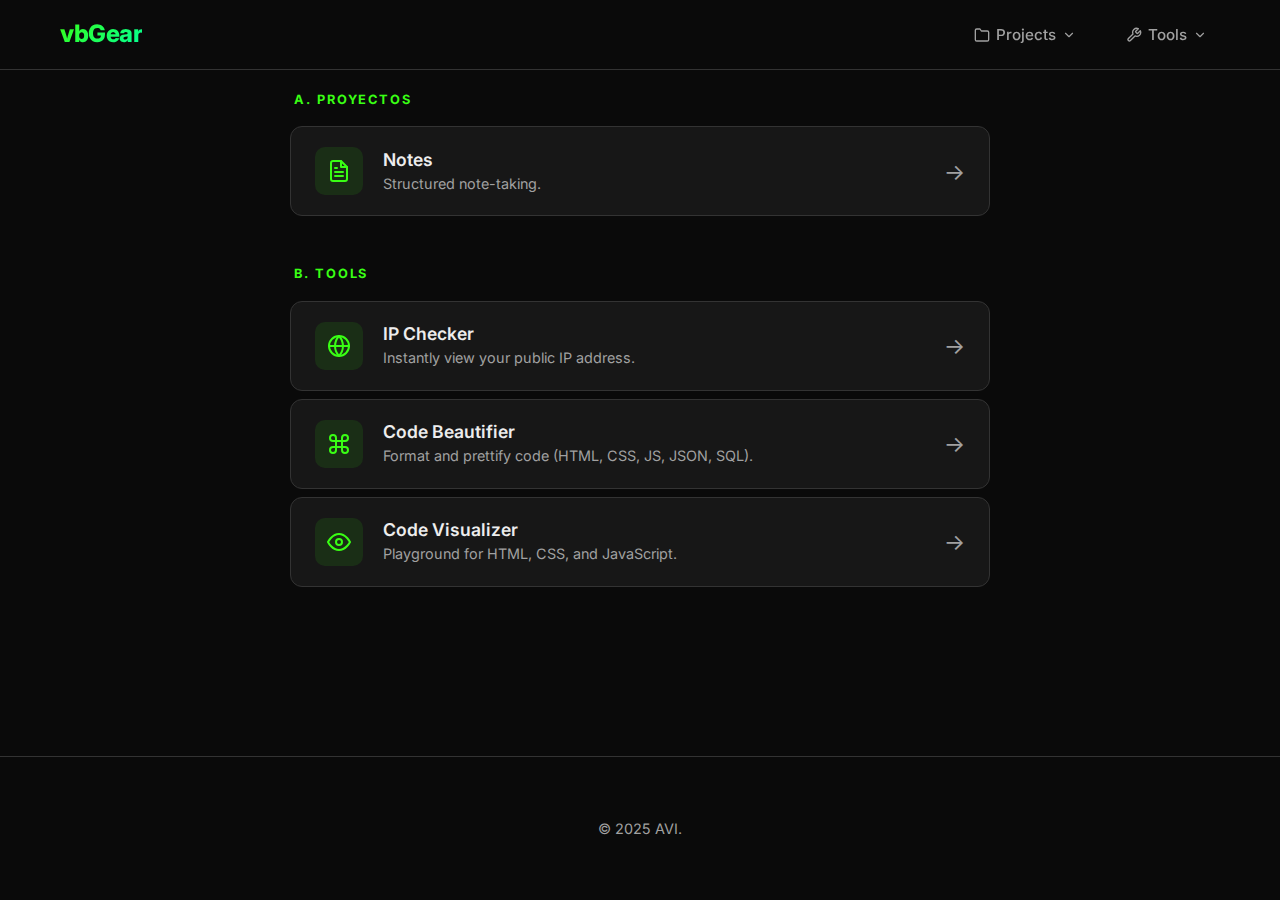
<file: index.html>
<!DOCTYPE html>
<html lang="en">

<head>
    <meta charset="UTF-8">
    <meta name="viewport" content="width=device-width, initial-scale=1.0">
    <title>Developer Toolbox</title>
    <link rel="stylesheet" href="style.css">
    <link rel="preconnect" href="https://fonts.googleapis.com">
    <link rel="preconnect" href="https://fonts.gstatic.com" crossorigin>
    <link href="https://fonts.googleapis.com/css2?family=Inter:wght@400;500;600;700;800&display=swap" rel="stylesheet">
</head>

<body>
    <script src="navbar.js"></script>

    <main class="container">
        <div class="home-sections">
            <!-- Sección A: Proyectos -->
            <section class="home-section">
                <div class="section-label">A. Proyectos</div>
                <ul class="tools-list">
                    <li>
                        <a href="notes.html" class="tool-list-item">
                            <div class="tool-list-icon">
                                <svg xmlns="http://www.w3.org/2000/svg" width="24" height="24" viewBox="0 0 24 24" fill="none"
                                    stroke="currentColor" stroke-width="2" stroke-linecap="round" stroke-linejoin="round">
                                    <path d="M14 2H6a2 2 0 0 0-2 2v16a2 2 0 0 0 2 2h12a2 2 0 0 0 2-2V8z"></path>
                                    <polyline points="14 2 14 8 20 8"></polyline>
                                    <line x1="16" y1="13" x2="8" y2="13"></line>
                                    <line x1="16" y1="17" x2="8" y2="17"></line>
                                    <polyline points="10 9 9 9 8 9"></polyline>
                                </svg>
                            </div>
                            <div class="tool-list-info">
                                <h3>Notes</h3>
                                <p>Structured note-taking.</p>
                            </div>
                            <span class="tool-list-arrow">&rarr;</span>
                        </a>
                    </li>
                </ul>
            </section>

            <!-- Sección B: Tools -->
            <section class="home-section">
                <div class="section-label">B. Tools</div>
                <ul class="tools-list">
                    <li>
                        <a href="ip.html" class="tool-list-item">
                            <div class="tool-list-icon">
                                <svg xmlns="http://www.w3.org/2000/svg" width="24" height="24" viewBox="0 0 24 24" fill="none"
                                    stroke="currentColor" stroke-width="2" stroke-linecap="round" stroke-linejoin="round">
                                    <circle cx="12" cy="12" r="10"></circle>
                                    <line x1="2" y1="12" x2="22" y2="12"></line>
                                    <path d="M12 2a15.3 15.3 0 0 1 4 10 15.3 15.3 0 0 1-4 10 15.3 15.3 0 0 1-4-10 15.3 15.3 0 0 1 4-10z"></path>
                                </svg>
                            </div>
                            <div class="tool-list-info">
                                <h3>IP Checker</h3>
                                <p>Instantly view your public IP address.</p>
                            </div>
                            <span class="tool-list-arrow">&rarr;</span>
                        </a>
                    </li>
                    <li>
                        <a href="beautifier.html" class="tool-list-item">
                            <div class="tool-list-icon">
                                <svg xmlns="http://www.w3.org/2000/svg" width="24" height="24" viewBox="0 0 24 24" fill="none"
                                    stroke="currentColor" stroke-width="2" stroke-linecap="round" stroke-linejoin="round">
                                    <path d="M18 3a3 3 0 0 0-3 3v12a3 3 0 0 0 3 3 3 3 0 0 0 3-3 3 3 0 0 0-3-3H6a3 3 0 0 0-3 3 3 3 0 0 0 3 3 3 3 0 0 0 3-3V6a3 3 0 0 0-3-3 3 3 0 0 0-3 3 3 3 0 0 0 3 3h12a3 3 0 0 0 3-3 3 3 0 0 0-3-3z"></path>
                                </svg>
                            </div>
                            <div class="tool-list-info">
                                <h3>Code Beautifier</h3>
                                <p>Format and prettify code (HTML, CSS, JS, JSON, SQL).</p>
                            </div>
                            <span class="tool-list-arrow">&rarr;</span>
                        </a>
                    </li>
                    <li>
                        <a href="visualizer.html" class="tool-list-item">
                            <div class="tool-list-icon">
                                <svg xmlns="http://www.w3.org/2000/svg" width="24" height="24" viewBox="0 0 24 24" fill="none"
                                    stroke="currentColor" stroke-width="2" stroke-linecap="round" stroke-linejoin="round">
                                    <path d="M1 12s4-8 11-8 11 8 11 8-4 8-11 8-11-8-11-8z"></path>
                                    <circle cx="12" cy="12" r="3"></circle>
                                </svg>
                            </div>
                            <div class="tool-list-info">
                                <h3>Code Visualizer</h3>
                                <p>Playground for HTML, CSS, and JavaScript.</p>
                            </div>
                            <span class="tool-list-arrow">&rarr;</span>
                        </a>
                    </li>
                </ul>
            </section>
        </div>
    </main>

    <footer>
        <div class="container">
            <p>&copy; 2025 AVI.</p>
        </div>
    </footer>

    <script src="script.js"></script>
</body>

</html>
</file>
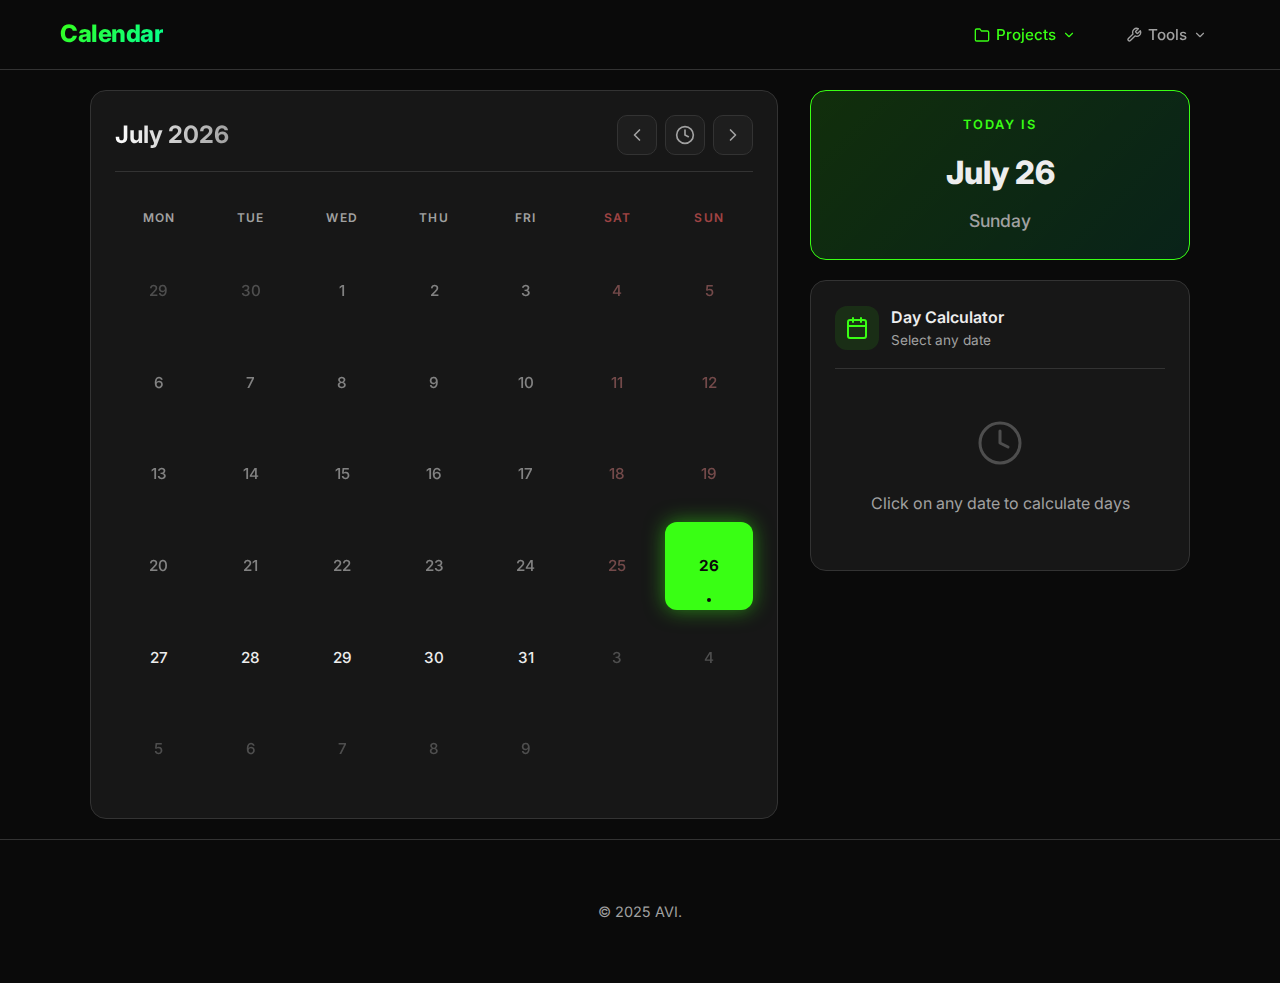
<file: calendar.html>
<!DOCTYPE html>
<html lang="en">

<head>
    <meta charset="UTF-8">
    <meta name="viewport" content="width=device-width, initial-scale=1.0">
    <title>Calendar - vbGear</title>
    <link rel="stylesheet" href="style.css">
    <link rel="preconnect" href="https://fonts.googleapis.com">
    <link rel="preconnect" href="https://fonts.gstatic.com" crossorigin>
    <link href="https://fonts.googleapis.com/css2?family=Inter:wght@400;500;600;700;800&display=swap" rel="stylesheet">
    <style>
        .calendar-layout {
            display: grid;
            grid-template-columns: 1fr 380px;
            gap: 32px;
            max-width: 1100px;
            margin: 0 auto;
        }

        /* Calendar Container */
        .calendar-container {
            background: var(--bg-card);
            border: 1px solid var(--border-color);
            border-radius: 16px;
            padding: 24px;
            overflow: hidden;
        }

        .calendar-header {
            display: flex;
            justify-content: space-between;
            align-items: center;
            margin-bottom: 24px;
            padding-bottom: 16px;
            border-bottom: 1px solid var(--border-color);
        }

        .calendar-title {
            font-size: 1.5rem;
            font-weight: 700;
            background: linear-gradient(to right, #fff, #a1a1a1);
            background-clip: text;
            -webkit-background-clip: text;
            -webkit-text-fill-color: transparent;
        }

        .calendar-nav {
            display: flex;
            gap: 8px;
        }

        .calendar-nav-btn {
            width: 40px;
            height: 40px;
            display: flex;
            align-items: center;
            justify-content: center;
            background: rgba(255, 255, 255, 0.03);
            border: 1px solid var(--border-color);
            border-radius: 10px;
            color: var(--text-secondary);
            cursor: pointer;
            transition: all 0.2s ease;
        }

        .calendar-nav-btn:hover {
            background: rgba(57, 255, 20, 0.1);
            border-color: var(--accent-primary);
            color: var(--accent-primary);
        }

        .calendar-nav-btn svg {
            width: 20px;
            height: 20px;
        }

        /* Calendar Grid */
        .calendar-weekdays {
            display: grid;
            grid-template-columns: repeat(7, 1fr);
            gap: 4px;
            margin-bottom: 8px;
        }

        .weekday {
            text-align: center;
            font-size: 0.75rem;
            font-weight: 600;
            color: var(--text-secondary);
            padding: 12px 0;
            text-transform: uppercase;
            letter-spacing: 0.1em;
        }

        .weekday.weekend {
            color: rgba(255, 100, 100, 0.6);
        }

        .calendar-days {
            display: grid;
            grid-template-columns: repeat(7, 1fr);
            gap: 4px;
        }

        .calendar-day {
            aspect-ratio: 1;
            display: flex;
            align-items: center;
            justify-content: center;
            font-size: 0.95rem;
            font-weight: 500;
            border-radius: 12px;
            cursor: pointer;
            transition: all 0.2s ease;
            color: var(--text-primary);
            position: relative;
            border: 2px solid transparent;
        }

        .calendar-day:hover:not(.empty):not(.past) {
            background: rgba(57, 255, 20, 0.15);
            border-color: var(--accent-primary);
        }

        .calendar-day.empty {
            cursor: default;
        }

        .calendar-day.other-month {
            color: var(--text-secondary);
            opacity: 0.4;
        }

        .calendar-day.today {
            background: var(--accent-primary);
            color: var(--bg-dark);
            font-weight: 700;
            box-shadow: 0 0 20px var(--accent-glow);
        }

        .calendar-day.today:hover {
            background: #32cd32;
        }

        .calendar-day.selected {
            background: rgba(57, 255, 20, 0.2);
            border-color: var(--accent-primary);
            color: var(--accent-primary);
            font-weight: 700;
        }

        .calendar-day.selected.today {
            background: var(--accent-primary);
            color: var(--bg-dark);
        }

        .calendar-day.weekend {
            color: rgba(255, 150, 150, 0.8);
        }

        .calendar-day.weekend.today {
            color: var(--bg-dark);
        }

        .calendar-day.past {
            opacity: 0.5;
        }

        .calendar-day.past:hover {
            background: rgba(255, 150, 150, 0.15);
            border-color: rgba(255, 150, 150, 0.5);
        }

        /* Today indicator dot */
        .calendar-day.today::after {
            content: '';
            position: absolute;
            bottom: 6px;
            width: 4px;
            height: 4px;
            background: var(--bg-dark);
            border-radius: 50%;
        }

        /* Results Panel */
        .results-panel {
            display: flex;
            flex-direction: column;
            gap: 20px;
        }

        .today-card {
            background: linear-gradient(135deg, rgba(57, 255, 20, 0.15) 0%, rgba(0, 255, 157, 0.1) 100%);
            border: 1px solid var(--accent-primary);
            border-radius: 16px;
            padding: 24px;
            text-align: center;
        }

        .today-label {
            font-size: 0.8rem;
            text-transform: uppercase;
            letter-spacing: 0.15em;
            color: var(--accent-primary);
            margin-bottom: 12px;
            font-weight: 600;
        }

        .today-date {
            font-size: 2rem;
            font-weight: 800;
            color: var(--text-primary);
            margin-bottom: 8px;
        }

        .today-weekday {
            font-size: 1.1rem;
            color: var(--text-secondary);
            font-weight: 500;
        }

        /* Selection Card */
        .selection-card {
            background: var(--bg-card);
            border: 1px solid var(--border-color);
            border-radius: 16px;
            padding: 24px;
            transition: all 0.3s ease;
        }

        .selection-card.has-selection {
            border-color: var(--accent-primary);
        }

        .selection-header {
            display: flex;
            align-items: center;
            gap: 12px;
            margin-bottom: 20px;
            padding-bottom: 16px;
            border-bottom: 1px solid var(--border-color);
        }

        .selection-icon {
            width: 44px;
            height: 44px;
            display: flex;
            align-items: center;
            justify-content: center;
            background: rgba(57, 255, 20, 0.1);
            border-radius: 12px;
            color: var(--accent-primary);
        }

        .selection-title {
            font-size: 1rem;
            font-weight: 600;
            color: var(--text-primary);
        }

        .selection-subtitle {
            font-size: 0.85rem;
            color: var(--text-secondary);
        }

        .no-selection {
            text-align: center;
            color: var(--text-secondary);
            padding: 30px 0;
        }

        .no-selection svg {
            width: 48px;
            height: 48px;
            margin-bottom: 16px;
            opacity: 0.4;
        }

        .results-grid {
            display: grid;
            grid-template-columns: 1fr 1fr;
            gap: 12px;
        }

        .result-box {
            background: rgba(255, 255, 255, 0.02);
            border: 1px solid var(--border-color);
            border-radius: 12px;
            padding: 20px;
            text-align: center;
            transition: all 0.2s ease;
        }

        .result-box:hover {
            border-color: var(--text-secondary);
        }

        .result-number {
            font-size: 2.5rem;
            font-weight: 800;
            background: var(--gradient-hero);
            background-clip: text;
            -webkit-background-clip: text;
            -webkit-text-fill-color: transparent;
            line-height: 1;
            margin-bottom: 8px;
        }

        .result-label {
            font-size: 0.8rem;
            color: var(--text-secondary);
            text-transform: uppercase;
            letter-spacing: 0.1em;
            font-weight: 600;
        }

        .result-box.natural .result-number {
            background: linear-gradient(to right, #fff, #a1a1a1);
            background-clip: text;
            -webkit-background-clip: text;
        }

        /* Selected date display */
        .selected-date-display {
            text-align: center;
            margin-bottom: 20px;
            padding: 16px;
            background: rgba(57, 255, 20, 0.05);
            border-radius: 12px;
        }

        .selected-date-value {
            font-size: 1.3rem;
            font-weight: 700;
            color: var(--accent-primary);
        }

        /* Copy buttons */
        .copy-actions {
            display: flex;
            gap: 8px;
            margin-top: 16px;
        }

        .btn-copy {
            flex: 1;
            padding: 12px 16px;
            background: transparent;
            border: 1px solid var(--border-color);
            border-radius: 10px;
            color: var(--text-secondary);
            font-size: 0.85rem;
            font-weight: 500;
            cursor: pointer;
            transition: all 0.2s ease;
            font-family: inherit;
            display: flex;
            align-items: center;
            justify-content: center;
            gap: 8px;
        }

        .btn-copy:hover {
            border-color: var(--accent-primary);
            color: var(--accent-primary);
            background: rgba(57, 255, 20, 0.1);
        }

        .btn-copy.copied {
            border-color: var(--accent-primary);
            color: var(--accent-primary);
            background: rgba(57, 255, 20, 0.15);
        }

        .btn-copy svg {
            width: 16px;
            height: 16px;
        }

        /* Clear button */
        .btn-clear {
            width: 100%;
            margin-top: 12px;
            padding: 12px;
            background: transparent;
            border: 1px solid var(--border-color);
            border-radius: 10px;
            color: var(--text-secondary);
            font-size: 0.9rem;
            font-weight: 500;
            cursor: pointer;
            transition: all 0.2s ease;
            font-family: inherit;
        }

        .btn-clear:hover {
            border-color: #ff4444;
            color: #ff4444;
            background: rgba(255, 68, 68, 0.1);
        }

        /* Responsive */
        @media (max-width: 900px) {
            .calendar-layout {
                grid-template-columns: 1fr;
            }

            .results-panel {
                order: -1;
            }

            .today-card {
                padding: 20px;
            }

            .today-date {
                font-size: 1.6rem;
            }
        }

        @media (max-width: 500px) {
            .calendar-container {
                padding: 16px;
            }

            .calendar-day {
                font-size: 0.85rem;
            }

            .weekday {
                font-size: 0.65rem;
                padding: 8px 0;
            }

            .result-number {
                font-size: 2rem;
            }

            .results-grid {
                grid-template-columns: 1fr 1fr;
                gap: 8px;
            }

            .result-box {
                padding: 16px;
            }
        }
    </style>
</head>

<body>
    <script src="navbar.js"></script>

    <main class="container">
        <div class="calendar-layout">
            <!-- Calendar -->
            <div class="calendar-container">
                <div class="calendar-header">
                    <h2 class="calendar-title" id="calendarTitle">January 2025</h2>
                    <div class="calendar-nav">
                        <button class="calendar-nav-btn" id="prevMonth" title="Previous month">
                            <svg xmlns="http://www.w3.org/2000/svg" viewBox="0 0 24 24" fill="none" stroke="currentColor" stroke-width="2" stroke-linecap="round" stroke-linejoin="round">
                                <polyline points="15 18 9 12 15 6"></polyline>
                            </svg>
                        </button>
                        <button class="calendar-nav-btn" id="todayBtn" title="Go to today">
                            <svg xmlns="http://www.w3.org/2000/svg" viewBox="0 0 24 24" fill="none" stroke="currentColor" stroke-width="2" stroke-linecap="round" stroke-linejoin="round">
                                <circle cx="12" cy="12" r="10"></circle>
                                <polyline points="12 6 12 12 16 14"></polyline>
                            </svg>
                        </button>
                        <button class="calendar-nav-btn" id="nextMonth" title="Next month">
                            <svg xmlns="http://www.w3.org/2000/svg" viewBox="0 0 24 24" fill="none" stroke="currentColor" stroke-width="2" stroke-linecap="round" stroke-linejoin="round">
                                <polyline points="9 18 15 12 9 6"></polyline>
                            </svg>
                        </button>
                    </div>
                </div>

                <div class="calendar-weekdays">
                    <div class="weekday">Mon</div>
                    <div class="weekday">Tue</div>
                    <div class="weekday">Wed</div>
                    <div class="weekday">Thu</div>
                    <div class="weekday">Fri</div>
                    <div class="weekday weekend">Sat</div>
                    <div class="weekday weekend">Sun</div>
                </div>

                <div class="calendar-days" id="calendarDays">
                    <!-- Days will be generated by JS -->
                </div>
            </div>

            <!-- Results Panel -->
            <div class="results-panel">
                <!-- Today Card -->
                <div class="today-card">
                    <div class="today-label">Today is</div>
                    <div class="today-date" id="todayDate">November 25</div>
                    <div class="today-weekday" id="todayWeekday">Tuesday</div>
                </div>

                <!-- Selection Card -->
                <div class="selection-card" id="selectionCard">
                    <div class="selection-header">
                        <div class="selection-icon">
                            <svg xmlns="http://www.w3.org/2000/svg" width="24" height="24" viewBox="0 0 24 24" fill="none" stroke="currentColor" stroke-width="2" stroke-linecap="round" stroke-linejoin="round">
                                <rect x="3" y="4" width="18" height="18" rx="2" ry="2"></rect>
                                <line x1="16" y1="2" x2="16" y2="6"></line>
                                <line x1="8" y1="2" x2="8" y2="6"></line>
                                <line x1="3" y1="10" x2="21" y2="10"></line>
                            </svg>
                        </div>
                        <div>
                            <div class="selection-title">Day Calculator</div>
                            <div class="selection-subtitle">Select any date</div>
                        </div>
                    </div>

                    <div id="resultsContent">
                        <div class="no-selection">
                            <svg xmlns="http://www.w3.org/2000/svg" viewBox="0 0 24 24" fill="none" stroke="currentColor" stroke-width="1.5" stroke-linecap="round" stroke-linejoin="round">
                                <circle cx="12" cy="12" r="10"></circle>
                                <path d="M12 6v6l4 2"></path>
                            </svg>
                            <p>Click on any date to calculate days</p>
                        </div>
                    </div>
                </div>
            </div>
        </div>
    </main>

    <footer>
        <div class="container">
            <p>&copy; 2025 AVI.</p>
        </div>
    </footer>

    <script>
        // Calendar state
        let currentDate = new Date();
        let selectedDate = null;
        const today = new Date();
        today.setHours(0, 0, 0, 0);

        // Month names in English
        const monthNames = [
            'January', 'February', 'March', 'April', 'May', 'June',
            'July', 'August', 'September', 'October', 'November', 'December'
        ];

        const weekdayNames = ['Sunday', 'Monday', 'Tuesday', 'Wednesday', 'Thursday', 'Friday', 'Saturday'];

        // Initialize
        function init() {
            updateTodayDisplay();
            renderCalendar();
            setupEventListeners();
        }

        // Update today display
        function updateTodayDisplay() {
            const day = today.getDate();
            const month = monthNames[today.getMonth()];
            const weekday = weekdayNames[today.getDay()];

            document.getElementById('todayDate').textContent = `${month} ${day}`;
            document.getElementById('todayWeekday').textContent = weekday;
        }

        // Render calendar
        function renderCalendar() {
            const year = currentDate.getFullYear();
            const month = currentDate.getMonth();

            // Update title
            document.getElementById('calendarTitle').textContent = `${monthNames[month]} ${year}`;

            // Get first day of month and total days
            const firstDay = new Date(year, month, 1);
            const lastDay = new Date(year, month + 1, 0);
            const totalDays = lastDay.getDate();

            // Get starting weekday (0 = Sunday, we need Monday = 0)
            let startWeekday = firstDay.getDay() - 1;
            if (startWeekday < 0) startWeekday = 6;

            // Build calendar HTML
            const container = document.getElementById('calendarDays');
            let html = '';

            // Previous month days
            const prevMonthDays = new Date(year, month, 0).getDate();
            for (let i = startWeekday - 1; i >= 0; i--) {
                const day = prevMonthDays - i;
                html += `<div class="calendar-day other-month">${day}</div>`;
            }

            // Current month days
            for (let day = 1; day <= totalDays; day++) {
                const date = new Date(year, month, day);
                date.setHours(0, 0, 0, 0);

                const isToday = date.getTime() === today.getTime();
                const isPast = date < today;
                const isSelected = selectedDate && date.getTime() === selectedDate.getTime();
                const dayOfWeek = date.getDay();
                const isWeekend = dayOfWeek === 0 || dayOfWeek === 6;

                let classes = 'calendar-day';
                if (isToday) classes += ' today';
                if (isPast && !isToday) classes += ' past';
                if (isSelected) classes += ' selected';
                if (isWeekend) classes += ' weekend';

                html += `<div class="${classes}" data-date="${year}-${month + 1}-${day}">${day}</div>`;
            }

            // Next month days
            const remainingSlots = 42 - (startWeekday + totalDays);
            for (let day = 1; day <= remainingSlots && (startWeekday + totalDays + day) <= 42; day++) {
                if (startWeekday + totalDays + day - 1 < 35 && remainingSlots > 7) continue;
                html += `<div class="calendar-day other-month">${day}</div>`;
            }

            container.innerHTML = html;

            // Add click listeners (including past dates)
            container.querySelectorAll('.calendar-day:not(.other-month)').forEach(dayEl => {
                dayEl.addEventListener('click', () => selectDate(dayEl));
            });
        }

        // Select date
        function selectDate(dayEl) {
            const dateStr = dayEl.dataset.date;
            if (!dateStr) return;

            const [year, month, day] = dateStr.split('-').map(Number);
            selectedDate = new Date(year, month - 1, day);
            selectedDate.setHours(0, 0, 0, 0);

            renderCalendar();
            updateResults();
        }

        // Calculate business days (works for past and future)
        function calculateBusinessDays(startDate, endDate) {
            let count = 0;
            const start = new Date(Math.min(startDate, endDate));
            const end = new Date(Math.max(startDate, endDate));
            const current = new Date(start);
            current.setDate(current.getDate() + 1); // Start from next day

            while (current <= end) {
                const dayOfWeek = current.getDay();
                if (dayOfWeek !== 0 && dayOfWeek !== 6) {
                    count++;
                }
                current.setDate(current.getDate() + 1);
            }

            // Return negative if endDate is before startDate
            return startDate > endDate ? -count : count;
        }

        // Calculate natural days (works for past and future)
        function calculateNaturalDays(startDate, endDate) {
            const diffTime = endDate - startDate;
            return Math.round(diffTime / (1000 * 60 * 60 * 24));
        }

        // Update results
        function updateResults() {
            const container = document.getElementById('resultsContent');
            const card = document.getElementById('selectionCard');

            if (!selectedDate) {
                card.classList.remove('has-selection');
                container.innerHTML = `
                    <div class="no-selection">
                        <svg xmlns="http://www.w3.org/2000/svg" viewBox="0 0 24 24" fill="none" stroke="currentColor" stroke-width="1.5" stroke-linecap="round" stroke-linejoin="round">
                            <circle cx="12" cy="12" r="10"></circle>
                            <path d="M12 6v6l4 2"></path>
                        </svg>
                        <p>Click on any date to calculate days</p>
                    </div>
                `;
                return;
            }

            card.classList.add('has-selection');

            const naturalDays = calculateNaturalDays(today, selectedDate);
            const businessDays = calculateBusinessDays(today, selectedDate);
            const isPast = naturalDays < 0;

            const day = selectedDate.getDate();
            const month = monthNames[selectedDate.getMonth()];
            const year = selectedDate.getFullYear();
            const weekday = weekdayNames[selectedDate.getDay()];

            const formattedDate = `${year}-${String(selectedDate.getMonth() + 1).padStart(2, '0')}-${String(day).padStart(2, '0')}`;
            const dateString = formattedDate;
            const dateWithDetails = `${formattedDate} (${naturalDays}c, ${businessDays}w)`;

            const timeLabel = isPast ? 'Time Elapsed' : 'Time Remaining';
            const absNatural = Math.abs(naturalDays);
            const absBusiness = Math.abs(businessDays);

            container.innerHTML = `
                <div class="selected-date-display">
                    <div class="selected-date-value">${dateString}</div>
                    <div style="font-size: 0.85rem; color: var(--text-secondary); margin-top: 4px;">${timeLabel}</div>
                </div>
                <div class="results-grid">
                    <div class="result-box">
                        <div class="result-number">${isPast ? '-' : ''}${absBusiness}</div>
                        <div class="result-label">Business Days</div>
                    </div>
                    <div class="result-box natural">
                        <div class="result-number">${isPast ? '-' : ''}${absNatural}</div>
                        <div class="result-label">Calendar Days</div>
                    </div>
                </div>
                <div class="copy-actions">
                    <button class="btn-copy" id="copyDate" title="Copy date only">
                        <svg xmlns="http://www.w3.org/2000/svg" viewBox="0 0 24 24" fill="none" stroke="currentColor" stroke-width="2" stroke-linecap="round" stroke-linejoin="round">
                            <rect x="9" y="9" width="13" height="13" rx="2" ry="2"></rect>
                            <path d="M5 15H4a2 2 0 0 1-2-2V4a2 2 0 0 1 2-2h9a2 2 0 0 1 2 2v1"></path>
                        </svg>
                        <span>Copy Date</span>
                    </button>
                    <button class="btn-copy" id="copyWithDetails" title="Copy date with days info">
                        <svg xmlns="http://www.w3.org/2000/svg" viewBox="0 0 24 24" fill="none" stroke="currentColor" stroke-width="2" stroke-linecap="round" stroke-linejoin="round">
                            <rect x="9" y="9" width="13" height="13" rx="2" ry="2"></rect>
                            <path d="M5 15H4a2 2 0 0 1-2-2V4a2 2 0 0 1 2-2h9a2 2 0 0 1 2 2v1"></path>
                        </svg>
                        <span>Copy with Details</span>
                    </button>
                </div>
                <button class="btn-clear" id="clearSelection">Clear Selection</button>
            `;

            // Copy date only
            document.getElementById('copyDate').addEventListener('click', (e) => {
                copyToClipboard(dateString, e.currentTarget);
            });

            // Copy date with details
            document.getElementById('copyWithDetails').addEventListener('click', (e) => {
                copyToClipboard(dateWithDetails, e.currentTarget);
            });

            document.getElementById('clearSelection').addEventListener('click', () => {
                selectedDate = null;
                renderCalendar();
                updateResults();
            });
        }

        // Copy to clipboard function
        function copyToClipboard(text, button) {
            navigator.clipboard.writeText(text).then(() => {
                const originalHTML = button.innerHTML;
                button.classList.add('copied');
                button.innerHTML = `
                    <svg xmlns="http://www.w3.org/2000/svg" viewBox="0 0 24 24" fill="none" stroke="currentColor" stroke-width="2" stroke-linecap="round" stroke-linejoin="round">
                        <polyline points="20 6 9 17 4 12"></polyline>
                    </svg>
                    <span>Copied!</span>
                `;
                setTimeout(() => {
                    button.classList.remove('copied');
                    button.innerHTML = originalHTML;
                }, 2000);
            }).catch(err => {
                console.error('Failed to copy:', err);
            });
        }

        // Event listeners
        function setupEventListeners() {
            document.getElementById('prevMonth').addEventListener('click', () => {
                currentDate.setMonth(currentDate.getMonth() - 1);
                renderCalendar();
            });

            document.getElementById('nextMonth').addEventListener('click', () => {
                currentDate.setMonth(currentDate.getMonth() + 1);
                renderCalendar();
            });

            document.getElementById('todayBtn').addEventListener('click', () => {
                currentDate = new Date();
                selectedDate = null;
                renderCalendar();
                updateResults();
            });
        }

        // Start
        init();
    </script>
</body>

</html>
</file>
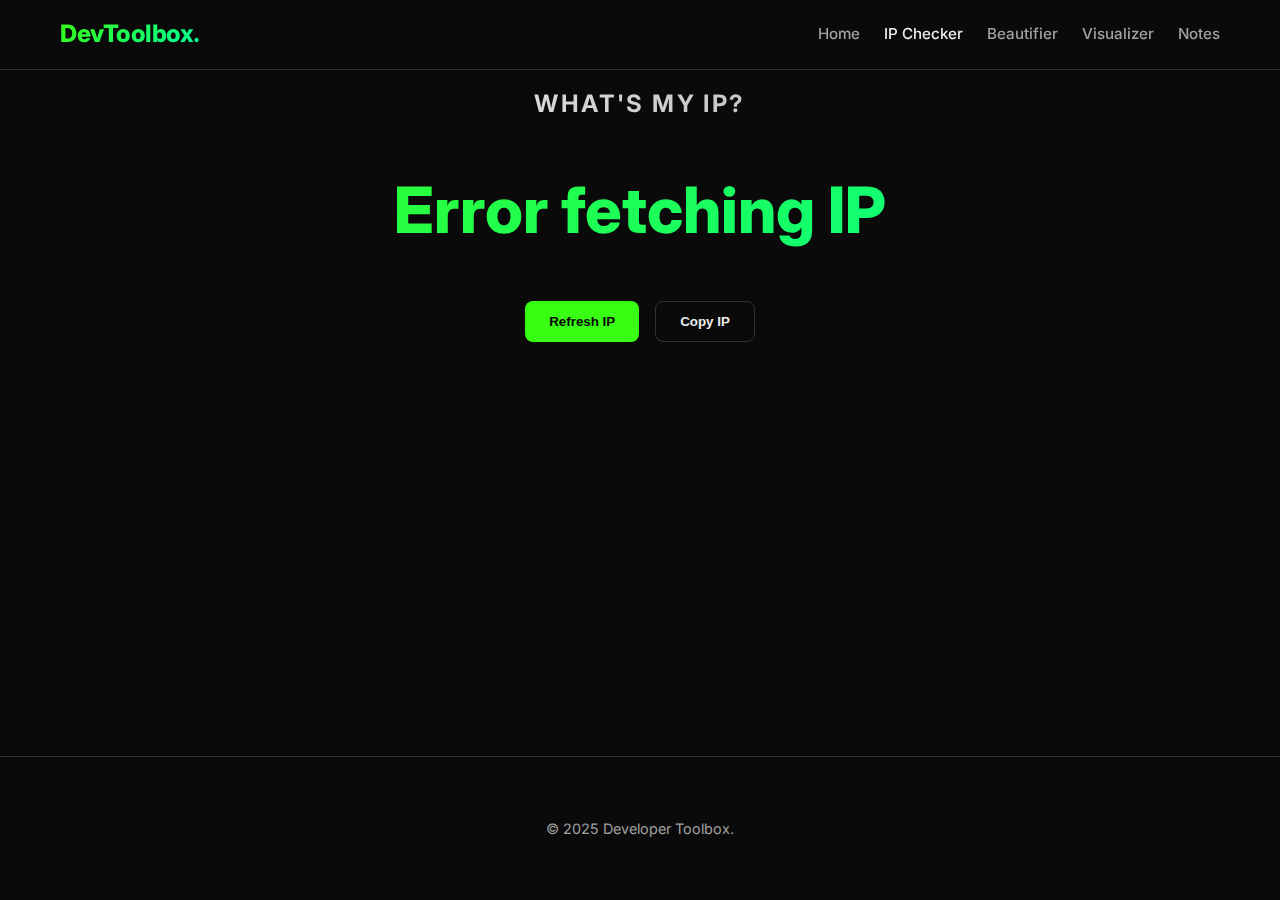
<file: ip.html>
<!DOCTYPE html>
<html lang="en">

<head>
    <meta charset="UTF-8">
    <meta name="viewport" content="width=device-width, initial-scale=1.0">
    <title>IP Checker - Developer Toolbox</title>
    <link rel="stylesheet" href="style.css">
    <link href="https://fonts.googleapis.com/css2?family=Inter:wght@400;500;600;700;800&display=swap" rel="stylesheet">
</head>

<body>
    <nav class="navbar">
        <div class="container navbar-content">
            <a href="index.html" class="logo">DevToolbox.</a>
            <div class="nav-links">
                <a href="index.html" class="nav-link">Home</a>
                <a href="ip.html" class="nav-link active">IP Checker</a>
                <a href="beautifier.html" class="nav-link">Beautifier</a>
                <a href="visualizer.html" class="nav-link">Visualizer</a>
                <a href="notes.html" class="nav-link">Notes</a>
            </div>
        </div>
    </nav>

    <main class="container hero">
        <h1>What's My IP?</h1>
        <p>Your public IP address is:</p>

        <div id="ip-display" class="ip-display">Loading...</div>

        <div class="actions">
            <button onclick="fetchIP()" class="btn">Refresh IP</button>
            <button onclick="copyIP()" class="btn btn-outline" id="copy-btn">Copy IP</button>
        </div>
    </main>

    <footer>
        <div class="container">
            <p>&copy; 2025 Developer Toolbox.</p>
        </div>
    </footer>

    <script>
        async function fetchIP() {
            const display = document.getElementById('ip-display');
            display.textContent = 'Loading...';
            try {
                const response = await fetch('https://api.ipify.org?format=json');
                const data = await response.json();
                display.textContent = data.ip;
            } catch (error) {
                display.textContent = 'Error fetching IP';
                console.error('Error:', error);
            }
        }

        function copyIP() {
            const ipText = document.getElementById('ip-display').textContent;
            const btn = document.getElementById('copy-btn');

            if (ipText === 'Loading...' || ipText.startsWith('Error')) return;

            navigator.clipboard.writeText(ipText).then(() => {
                const originalText = btn.textContent;
                btn.textContent = 'Copied!';
                setTimeout(() => {
                    btn.textContent = originalText;
                }, 2000);
            }).catch(err => {
                console.error('Failed to copy: ', err);
            });
        }

        // Fetch on load
        fetchIP();
    </script>

    <style>
        .actions {
            display: flex;
            gap: 16px;
            justify-content: center;
        }
    </style>
</body>

</html>
</file>
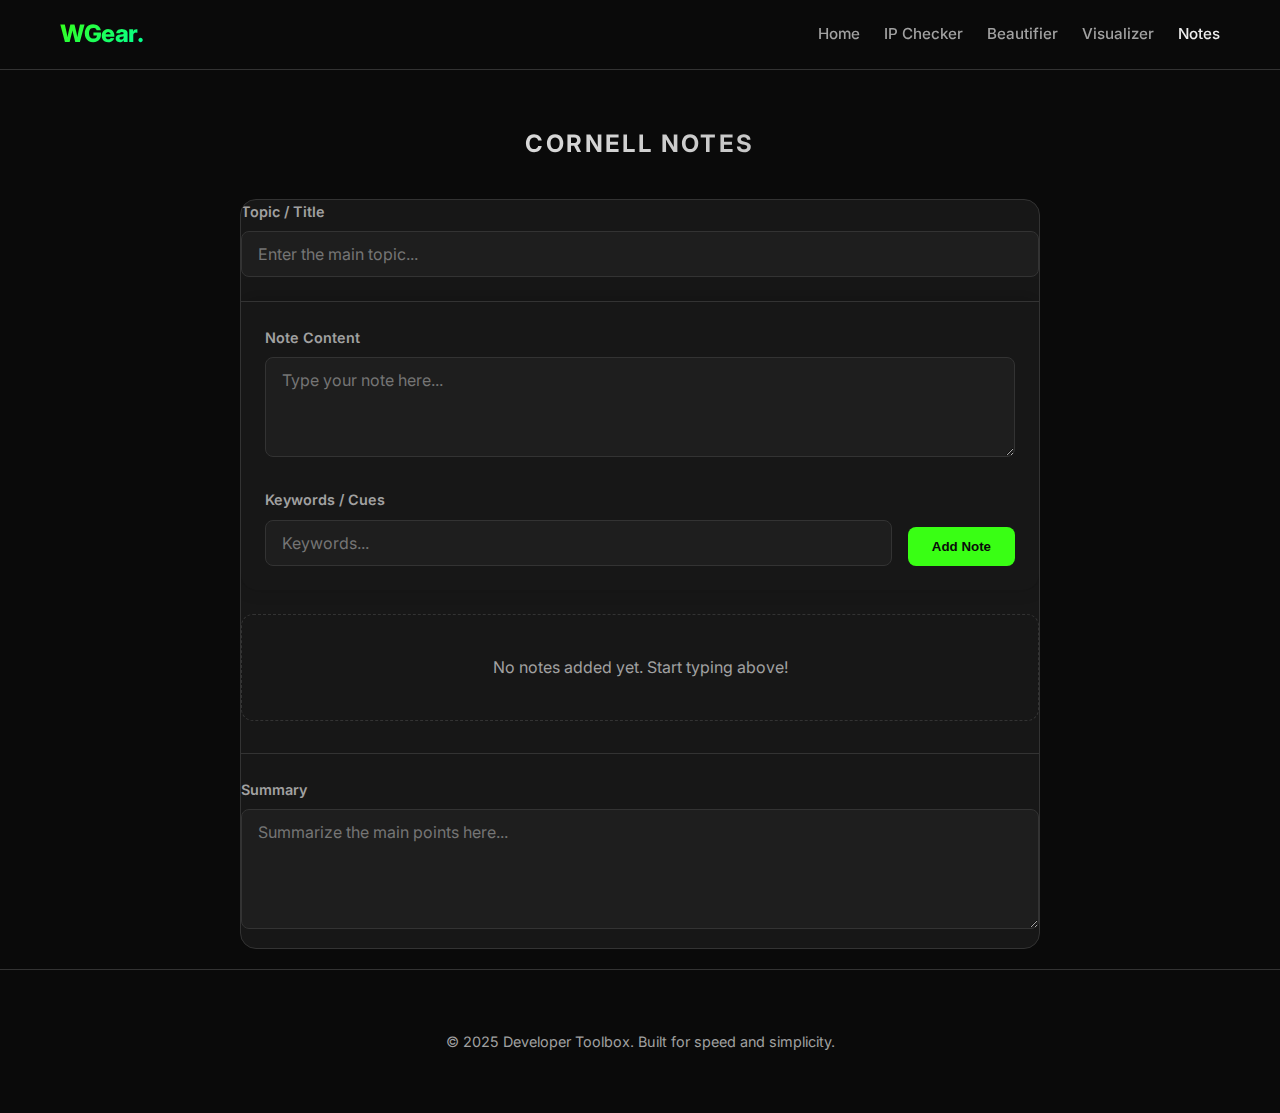
<file: notes.html>
<!DOCTYPE html>
<html lang="en">

<head>
    <meta charset="UTF-8">
    <meta name="viewport" content="width=device-width, initial-scale=1.0">
    <title>Cornell Notes - Developer Toolbox</title>
    <link rel="stylesheet" href="style.css">
    <link rel="preconnect" href="https://fonts.googleapis.com">
    <link rel="preconnect" href="https://fonts.gstatic.com" crossorigin>
    <link href="https://fonts.googleapis.com/css2?family=Inter:wght@400;500;600;700;800&display=swap" rel="stylesheet">
</head>

<body>
    <nav class="navbar">
        <div class="container navbar-content">
            <a href="index.html" class="logo">WGear.</a>
            <div class="nav-links">
                <a href="index.html" class="nav-link">Home</a>
                <a href="ip.html" class="nav-link">IP Checker</a>
                <a href="beautifier.html" class="nav-link">Beautifier</a>
                <a href="visualizer.html" class="nav-link">Visualizer</a>
                <a href="notes.html" class="nav-link active">Notes</a>
            </div>
        </div>
    </nav>

    <main class="container">
        <section class="hero" style="padding: 40px 0;">
            <h1>Cornell Notes</h1>
            <p>Structured note-taking for better retention.</p>
        </section>

        <div class="notes-container">
            <div class="form-group">
                <label for="note-title">Topic / Title</label>
                <input type="text" id="note-title" class="form-input" placeholder="Enter the main topic...">
            </div>

            <!-- Input Section -->
            <div class="note-input-section">
                <div class="form-group">
                    <label for="new-note-content">Note Content</label>
                    <textarea id="new-note-content" class="form-input" placeholder="Type your note here..."
                        style="min-height: 100px;"></textarea>
                </div>
                <div class="input-row">
                    <div class="form-group" style="flex-grow: 1; margin-bottom: 0;">
                        <label for="new-note-keywords">Keywords / Cues</label>
                        <input type="text" id="new-note-keywords" class="form-input" placeholder="Keywords...">
                    </div>
                    <button id="add-note-btn" class="btn">Add Note</button>
                    <button id="update-note-btn" class="btn hidden" style="background-color: #FFA500;">Update</button>
                    <button id="cancel-edit-btn" class="btn btn-outline hidden">Cancel</button>
                </div>
            </div>

            <!-- List Section -->
            <div id="notes-list" class="notes-list">
                <!-- Notes will be rendered here -->
                <div class="empty-state">No notes added yet. Start typing above!</div>
            </div>

            <div class="form-group"
                style="margin-top: 32px; border-top: 1px solid var(--border-color); padding-top: 24px;">
                <label for="note-summary">Summary</label>
                <textarea id="note-summary" class="form-input" placeholder="Summarize the main points here..."
                    style="min-height: 120px;"></textarea>
            </div>

            <div class="notes-actions" style="justify-content: flex-end; margin-top: 24px;">
                <button id="copy-notes-btn" class="btn">Copy to Clipboard</button>
            </div>
        </div>
    </main>

    <footer>
        <div class="container">
            <p>&copy; 2025 Developer Toolbox. Built for speed and simplicity.</p>
        </div>
    </footer>

    <script src="script.js"></script>
</body>

</html>
</file>
<file: style.css>
:root {
  /* Premium Dark Palette */
  --bg-dark: #0a0a0a;
  --bg-card: #171717;
  --text-primary: #ededed;
  --text-secondary: #a1a1a1;
  --accent-primary: #39ff14;
  /* Neon Green */
  --accent-glow: rgba(57, 255, 20, 0.5);
  --border-color: #333333;

  /* Gradients */
  --gradient-hero: linear-gradient(135deg, #39ff14 0%, #00ff9d 100%);
  --gradient-card: linear-gradient(180deg, rgba(23, 23, 23, 0.8) 0%, rgba(23, 23, 23, 1) 100%);

  /* Spacing */
  --container-width: 1200px;
  --header-height: 70px;
}

* {
  box-sizing: border-box;
  margin: 0;
  padding: 0;
}

body {
  font-family: 'Inter', -apple-system, BlinkMacSystemFont, 'Segoe UI', Roboto, Oxygen, Ubuntu, Cantarell, 'Open Sans', 'Helvetica Neue', sans-serif;
  background-color: var(--bg-dark);
  color: var(--text-primary);
  line-height: 1.6;
  min-height: 100vh;
  display: flex;
  flex-direction: column;
}

main {
  padding-top: 40px;
  padding-bottom: 40px;
  flex: 1;
}

/* Typography */
h1,
h2,
h3,
h4,
h5,
h6 {
  font-weight: 700;
  line-height: 1.2;
  color: var(--text-primary);
}

a {
  text-decoration: none;
  color: inherit;
  transition: color 0.2s ease;
}

/* Layout */
.container {
  max-width: var(--container-width);
  margin: 0 auto;
  padding: 20px 20px;
  width: 100%;
}

/* Navbar */
.navbar {
  height: var(--header-height);
  border-bottom: 1px solid var(--border-color);
  background: rgba(10, 10, 10, 0.8);
  backdrop-filter: blur(10px);
  position: sticky;
  top: 0;
  z-index: 100;
  display: flex;
  align-items: center;
}

.navbar-content {
  display: flex;
  justify-content: space-between;
  align-items: center;
  width: 100%;
}

.nav-header {
  display: flex;
  align-items: center;
  gap: 12px;
}

.mobile-menu-btn {
  display: none;
  background: transparent;
  border: 1px solid var(--border-color);
  border-radius: 8px;
  color: var(--text-secondary);
  cursor: pointer;
  padding: 8px;
  transition: all 0.2s ease;
}

.mobile-menu-btn:hover,
.mobile-menu-btn.active {
  background: rgba(255, 255, 255, 0.05);
  color: var(--text-primary);
  border-color: var(--text-primary);
}

.logo {
  font-size: 1.5rem;
  font-weight: 800;
  background: var(--gradient-hero);
  background-clip: text;
  -webkit-background-clip: text;
  -webkit-text-fill-color: transparent;
  letter-spacing: -0.02em;
}

.nav-links {
  display: flex;
  gap: 24px;
}

.nav-link {
  font-size: 0.95rem;
  color: var(--text-secondary);
  font-weight: 500;
}

.nav-link:hover,
.nav-link.active {
  color: var(--text-primary);
}

/* Dropdown Navigation */
.nav-dropdown {
  position: relative;
}

.nav-dropdown-btn {
  display: flex;
  align-items: center;
  gap: 6px;
  padding: 8px 12px;
  background: transparent;
  border: 1px solid transparent;
  border-radius: 8px;
  color: var(--text-secondary);
  font-size: 0.95rem;
  font-weight: 500;
  cursor: pointer;
  transition: all 0.2s ease;
  font-family: inherit;
}

.nav-dropdown-btn:hover {
  color: var(--text-primary);
  background: rgba(255, 255, 255, 0.05);
}

.nav-dropdown-btn.active {
  color: var(--accent-primary);
}

.nav-dropdown-btn .chevron {
  transition: transform 0.2s ease;
}

.nav-dropdown:hover .nav-dropdown-btn .chevron {
  transform: rotate(180deg);
}

.dropdown-menu {
  position: absolute;
  top: calc(100% + 8px);
  left: 50%;
  transform: translateX(-50%) translateY(-10px);
  min-width: 180px;
  background: var(--bg-card);
  border: 1px solid var(--border-color);
  border-radius: 12px;
  padding: 8px;
  opacity: 0;
  visibility: hidden;
  transition: all 0.2s ease;
  z-index: 1000;
  box-shadow: 0 10px 40px rgba(0, 0, 0, 0.4);
}

.nav-dropdown:hover .dropdown-menu {
  opacity: 1;
  visibility: visible;
  transform: translateX(-50%) translateY(0);
}

.dropdown-item {
  display: block;
  padding: 10px 14px;
  color: var(--text-secondary);
  font-size: 0.9rem;
  border-radius: 8px;
  transition: all 0.15s ease;
}

.dropdown-item:hover {
  background: rgba(57, 255, 20, 0.1);
  color: var(--text-primary);
}

.dropdown-item.active {
  background: rgba(57, 255, 20, 0.15);
  color: var(--accent-primary);
}

/* Hero Section */
.hero {
  padding: 20px 0;
  text-align: center;
}

.hero h1 {
  font-size: 1.5rem;
  margin-bottom: 0;
  background: linear-gradient(to right, #fff, #a1a1a1);
  background-clip: text;
  -webkit-background-clip: text;
  -webkit-text-fill-color: transparent;
  text-transform: uppercase;
  letter-spacing: 0.1em;
}

.hero p {
  display: none;
}

/* Cards Grid */
.tools-grid {
  display: grid;
  grid-template-columns: repeat(auto-fit, minmax(300px, 1fr));
  gap: 24px;
  margin-bottom: 80px;
}

.tool-card {
  background: var(--bg-card);
  border: 1px solid var(--border-color);
  border-radius: 16px;
  padding: 32px;
  transition: transform 0.2s ease, border-color 0.2s ease, box-shadow 0.2s ease;
  display: flex;
  flex-direction: column;
  height: 100%;
}

.tool-card:hover {
  transform: translateY(-4px);
  border-color: var(--accent-primary);
  box-shadow: 0 10px 30px -10px var(--accent-glow);
}

.tool-icon {
  font-size: 2rem;
  margin-bottom: 20px;
  color: var(--accent-primary);
}

.tool-card h3 {
  font-size: 1.5rem;
  margin-bottom: 12px;
}

.tool-card p {
  color: var(--text-secondary);
  margin-bottom: 24px;
  flex-grow: 1;
}

.btn {
  display: inline-block;
  padding: 12px 24px;
  background: var(--accent-primary);
  color: var(--bg-dark);
  border-radius: 8px;
  font-weight: 600;
  text-align: center;
  transition: background 0.2s ease;
  border: none;
  cursor: pointer;
  white-space: nowrap;
}

.btn:hover {
  background: #32cd32;
  /* Lime Green */
}

.btn-outline {
  background: transparent;
  border: 1px solid var(--border-color);
  color: var(--text-primary);
}

.btn-outline:hover {
  border-color: var(--text-primary);
}

/* Footer */
footer {
  margin-top: auto;
  /* Keep auto for sticky footer behavior */
  padding: 40px 0;
  border-top: 1px solid var(--border-color);
  text-align: center;
  color: var(--text-secondary);
  font-size: 0.9rem;
}

/* Utilities */
.hidden {
  display: none !important;
}

/* Input/Output Areas */
.editor-container {
  display: grid;
  grid-template-columns: 1fr 1fr;
  gap: 20px;
  height: 600px;
}

.editor-pane {
  display: flex;
  flex-direction: column;
  background: var(--bg-card);
  border-radius: 12px;
  border: 1px solid var(--border-color);
  overflow: hidden;
}

.pane-header {
  padding: 12px 16px;
  background: rgba(255, 255, 255, 0.03);
  border-bottom: 1px solid var(--border-color);
  font-weight: 600;
  display: flex;
  justify-content: space-between;
  align-items: center;
}

textarea {
  flex-grow: 1;
  background: transparent;
  border: none;
  color: var(--text-primary);
  padding: 16px;
  font-family: 'Fira Code', 'Consolas', monospace;
  font-size: 14px;
  resize: none;
  outline: none;
}

iframe {
  width: 100%;
  height: 100%;
  border: none;
  background: white;
}

/* IP Checker Specific */
.ip-display {
  font-size: 4rem;
  font-weight: 800;
  margin: 40px 0;
  background: var(--gradient-hero);
  background-clip: text;
  -webkit-background-clip: text;
  -webkit-text-fill-color: transparent;
  word-break: break-all;
  /* Prevent overflow on mobile */
}

/* Notes Screen */
.notes-header {
  display: flex;
  justify-content: space-between;
  align-items: center;
  margin-bottom: 32px;
}

.notes-actions {
  display: flex;
  gap: 12px;
}

.notes-container {
  max-width: 800px;
  margin: 0 auto;
  background: var(--bg-card);
  border: 1px solid var(--border-color);
  border-radius: 16px;
  padding: 0;
  display: flex;
  flex-direction: column;
  height: calc(100vh - var(--header-height) - 80px);
  overflow: hidden;
}

.notes-content-scroll {
  flex: 1;
  overflow-y: auto;
  padding: 40px 40px 20px 40px;
  display: flex;
  flex-direction: column;
}

.form-group {
  margin-bottom: 24px;
}

.form-group label {
  display: block;
  margin-bottom: 8px;
  font-weight: 600;
  color: var(--text-secondary);
  font-size: 0.9rem;
}

.form-input {
  width: 100%;
  padding: 12px 16px;
  background: rgba(255, 255, 255, 0.03);
  border: 1px solid var(--border-color);
  border-radius: 8px;
  color: var(--text-primary);
  font-size: 1rem;
  font-family: inherit;
  transition: border-color 0.2s ease, box-shadow 0.2s ease;
}

.form-input:focus {
  outline: none;
  border-color: var(--accent-primary);
  box-shadow: 0 0 0 2px rgba(57, 255, 20, 0.1);
}

textarea.form-input {
  resize: vertical;
  min-height: 100px;
}

/* Cornell Notes Specific Styles (Refactored) */
.note-input-section {
  background: var(--bg-card);
  border-top: 1px solid var(--border-color);
  border-radius: 0 0 16px 16px;
  padding: 24px;
  margin-bottom: 0;
  z-index: 10;
  box-shadow: 0 -4px 20px rgba(0, 0, 0, 0.2);
}

.input-row {
  display: flex;
  gap: 16px;
  align-items: flex-end;
}

.actions-wrapper {
  display: flex;
  align-items: center;
  gap: 12px;
}

/* New Table Styles */
.notes-table-container {
  margin-top: 24px;
  width: 100%;
  overflow-x: auto; /* Enable horizontal scrolling */
  -webkit-overflow-scrolling: touch; /* Smooth scrolling on iOS */
  border-radius: 8px; /* Optional: rounds corners of scrollable area */
}

.notes-table {
  width: 100%;
  border-collapse: collapse;
  font-size: 0.95rem;
  min-width: 600px; /* Ensure table doesn't squash too much, forcing scroll */
}

.notes-table th {
  text-align: left;
  padding: 12px 16px;
  color: var(--text-secondary);
  border-bottom: 1px solid var(--border-color);
  font-weight: 600;
  text-transform: uppercase;
  font-size: 0.8rem;
  letter-spacing: 0.05em;
}

.notes-table td {
  padding: 16px;
  border-bottom: 1px solid rgba(255, 255, 255, 0.05);
  vertical-align: top;
}

.notes-table tr:last-child td {
  border-bottom: none;
}

.notes-table tr:hover {
  background: rgba(255, 255, 255, 0.02);
}

.note-keywords-list {
  display: flex;
  flex-direction: column;
  gap: 4px;
  font-size: 0.9rem;
  color: var(--accent-primary);
}

.note-cell-content {
  white-space: pre-wrap;
  color: var(--text-primary);
}

.action-buttons {
  display: flex;
  gap: 8px;
  justify-content: flex-end;
}

/* Small icon buttons (table actions) */
.btn-icon-sm {
  background: transparent;
  border: 1px solid var(--border-color);
  color: var(--text-secondary);
  padding: 6px;
  border-radius: 6px;
  cursor: pointer;
  font-size: 0.85rem;
  transition: all 0.2s ease;
  width: 32px;
  height: 32px;
  display: flex;
  align-items: center;
  justify-content: center;
}

.btn-icon-sm:hover {
  border-color: var(--text-primary);
  color: var(--text-primary);
}

.btn-icon-sm.delete:hover {
  border-color: #ff4444;
  color: #ff4444;
}

/* Large icon buttons (footer actions) */
.btn-icon-large {
  background: transparent;
  border: 1px solid var(--border-color);
  color: var(--text-secondary);
  width: 44px;
  height: 44px; /* Match height of standard .btn approx */
  border-radius: 8px;
  cursor: pointer;
  display: flex;
  align-items: center;
  justify-content: center;
  transition: all 0.2s ease;
}

.btn-icon-large:hover {
  border-color: var(--accent-primary);
  color: var(--accent-primary);
  background: rgba(57, 255, 20, 0.05);
}

.empty-state {
  text-align: center;
  color: var(--text-secondary);
  padding: 40px;
  border: 1px dashed var(--border-color);
  border-radius: 12px;
  margin-top: 24px;
}

@media (max-width: 768px) {
  :root {
    --header-height: 60px;
  }

  .notes-container {
    height: calc(100vh - var(--header-height));
    margin: 0;
    border-radius: 0;
    border-left: none;
    border-right: none;
    border-bottom: none;
  }

  .notes-content-scroll {
    padding: 20px;
  }

  .note-input-section {
    padding: 16px;
    border-radius: 0;
  }

  .input-row {
    flex-direction: column;
    align-items: stretch;
  }
  
  .actions-wrapper {
    justify-content: space-between;
  }
  
  /* Table responsive behavior */
  .notes-table th,
  .notes-table td {
    padding: 12px 8px;
  }
  
  .notes-table th:nth-child(1), /* Keywords col */
  .notes-table td:nth-child(1) {
      display: none; /* Hide keywords col on very small screens if needed, or stack */
  }
}

/* Home Page - List View */
.home-sections {
  display: flex;
  flex-direction: column;
  gap: 48px;
  max-width: 700px;
  margin: 0 auto;
}

.home-section {
  display: flex;
  flex-direction: column;
  gap: 16px;
}

.section-label {
  font-size: 0.8rem;
  font-weight: 700;
  text-transform: uppercase;
  letter-spacing: 0.15em;
  color: var(--accent-primary);
  padding-left: 4px;
}

.tools-list {
  list-style: none;
  display: flex;
  flex-direction: column;
  gap: 8px;
}

.tool-list-item {
  display: flex;
  align-items: center;
  gap: 20px;
  padding: 20px 24px;
  background: var(--bg-card);
  border: 1px solid var(--border-color);
  border-radius: 12px;
  transition: all 0.2s ease;
  cursor: pointer;
}

.tool-list-item:hover {
  border-color: var(--accent-primary);
  background: rgba(57, 255, 20, 0.03);
  transform: translateX(4px);
}

.tool-list-icon {
  display: flex;
  align-items: center;
  justify-content: center;
  width: 48px;
  height: 48px;
  background: rgba(57, 255, 20, 0.1);
  border-radius: 10px;
  color: var(--accent-primary);
  flex-shrink: 0;
}

.tool-list-info {
  flex: 1;
  min-width: 0;
}

.tool-list-info h3 {
  font-size: 1.1rem;
  font-weight: 600;
  margin-bottom: 4px;
  color: var(--text-primary);
}

.tool-list-info p {
  font-size: 0.9rem;
  color: var(--text-secondary);
  margin: 0;
  line-height: 1.4;
}

.tool-list-arrow {
  font-size: 1.4rem;
  color: var(--text-secondary);
  transition: all 0.2s ease;
  flex-shrink: 0;
}

.tool-list-item:hover .tool-list-arrow {
  color: var(--accent-primary);
  transform: translateX(4px);
}

@media (max-width: 768px) {
  .home-sections {
    gap: 32px;
  }

  .tool-list-item {
    padding: 16px 18px;
    gap: 16px;
  }

  .tool-list-icon {
    width: 40px;
    height: 40px;
  }

  .tool-list-icon svg {
    width: 20px;
    height: 20px;
  }

  .tool-list-info h3 {
    font-size: 1rem;
  }

  .tool-list-info p {
    font-size: 0.85rem;
  }

  /* Inputs y labels con 18px en móvil */
  .form-group label {
    font-size: 18px;
  }

  .form-input,
  input,
  textarea,
  select {
    font-size: 18px;
  }
}
</file>
